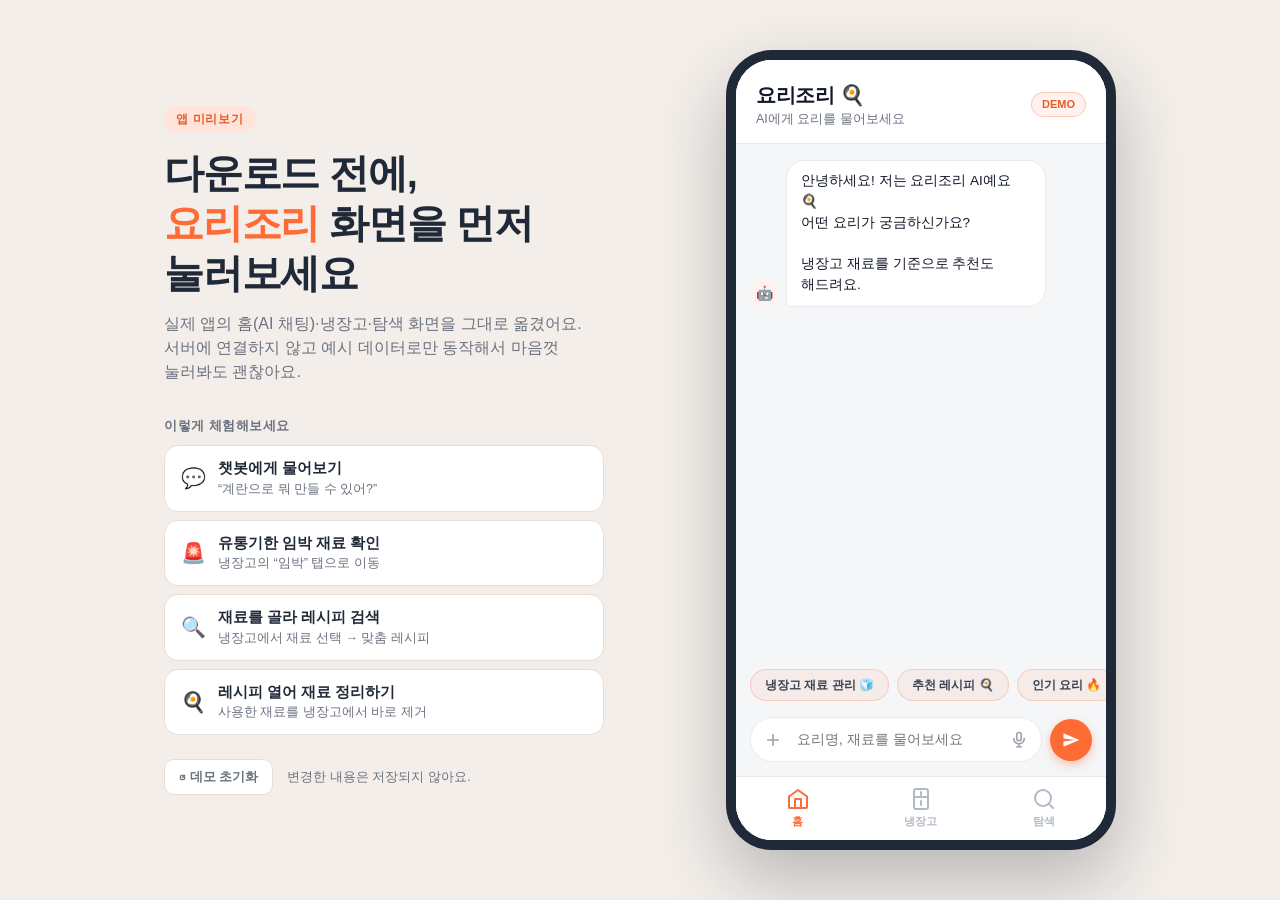
<file: demo/yorijori/index.html>
<!DOCTYPE html>
<html lang="ko">
<head>
  <meta charset="UTF-8" />
  <meta name="viewport" content="width=device-width, initial-scale=1.0" />
  <meta name="theme-color" content="#FF6B35" />
  <meta name="description" content="요리조리 앱의 홈·냉장고·탐색 화면을 서버 연결 없이 직접 눌러볼 수 있는 미리보기 데모." />
  <title>요리조리 미리보기</title>
  <style>
    /* =========================================
       Tokens — 앱 화면(--c-*)은 실제 앱처럼 라이트 고정, 바깥 페이지(--p-*)만 다크 대응
       ========================================= */
    :root {
      --p-bg: #F3EEE9;
      --p-text: #1F2937;
      --p-sub: #6B7280;
      --p-card: #FFFFFF;
      --p-border: #E7DED6;

      --c-primary: #FF6B35;
      --c-primary-dark: #E85A26;
      --c-primary-lt: #FFF2EE;
      --c-bg: #F5F6F8;
      --c-surface: #FFFFFF;
      --c-border: #E8EAED;
      --c-text: #111827;
      --c-sub: #6B7280;
      --c-muted: #9CA3AF;
      --c-danger: #DC2626;
      --c-warn: #EA580C;
      --c-ok: #16A34A;
      --nav-h: 64px;
    }
    @media (prefers-color-scheme: dark) {
      :root {
        --p-bg: #14110F;
        --p-text: #F3F4F6;
        --p-sub: #A8A29E;
        --p-card: #1E1A17;
        --p-border: #332C27;
      }
    }

    *, *::before, *::after { box-sizing: border-box; margin: 0; padding: 0; -webkit-tap-highlight-color: transparent; }
    html, body { min-height: 100%; }
    body {
      font-family: -apple-system, BlinkMacSystemFont, "Segoe UI", "Pretendard", "Noto Sans KR", "Malgun Gothic", sans-serif;
      background: var(--p-bg);
      color: var(--p-text);
      -webkit-font-smoothing: antialiased;
      line-height: 1.5;
    }
    button { font: inherit; color: inherit; cursor: pointer; background: none; border: 0; }
    input { font: inherit; color: inherit; }
    button:focus-visible, input:focus-visible, select:focus-visible { outline: 2px solid var(--c-primary); outline-offset: 2px; }

    /* =========================================
       바깥 페이지 (소개 + 기기 프레임)
       ========================================= */
    .stage {
      max-width: 1000px; margin: 0 auto; padding: 32px 24px;
      min-height: 100dvh;
      display: grid; grid-template-columns: 1fr auto; gap: 56px; align-items: center;
    }
    .eyebrow {
      display: inline-block; font-size: 12px; font-weight: 800; letter-spacing: .06em;
      color: var(--c-primary-dark); background: #FFE4D9; padding: 4px 12px; border-radius: 999px; margin-bottom: 16px;
    }
    @media (prefers-color-scheme: dark) { .eyebrow { background: #3A2318; color: #FF9A70; } }
    .intro h1, .intro > p { word-break: keep-all; }
    .intro h1 { font-size: clamp(28px, 4vw, 40px); line-height: 1.25; letter-spacing: -.03em; margin-bottom: 14px; }
    .intro h1 em { font-style: normal; color: var(--c-primary); }
    .intro > p { color: var(--p-sub); font-size: 16px; max-width: 440px; }
    .try { margin-top: 32px; }
    .try h2 { font-size: 13px; font-weight: 700; color: var(--p-sub); letter-spacing: .04em; margin-bottom: 10px; }
    .try ul { list-style: none; display: grid; gap: 8px; max-width: 440px; }
    .try button {
      width: 100%; display: flex; align-items: center; gap: 12px; text-align: left;
      padding: 12px 16px; border-radius: 14px; background: var(--p-card); border: 1px solid var(--p-border);
      font-size: 14.5px; font-weight: 600; transition: border-color .15s, transform .15s;
    }
    .try button:hover { border-color: var(--c-primary); transform: translateX(3px); }
    .try .ico { font-size: 20px; }
    .try small { display: block; font-weight: 400; color: var(--p-sub); font-size: 12.5px; }
    .intro-foot { margin-top: 24px; display: flex; align-items: center; gap: 14px; font-size: 13px; color: var(--p-sub); }
    .reset-btn { padding: 7px 14px; border-radius: 10px; border: 1px solid var(--p-border); background: var(--p-card); font-size: 13px; font-weight: 600; }
    .reset-btn:hover { border-color: var(--c-primary); color: var(--c-primary); }

    .device {
      position: relative; overflow: hidden;
      width: 390px; height: min(800px, calc(100dvh - 48px)); min-height: 640px;
      border: 10px solid #1F2937; border-radius: 46px;
      box-shadow: 0 30px 70px rgba(31, 41, 55, .28);
      background: var(--c-bg);
    }
    @media (max-width: 900px) {
      .stage { grid-template-columns: 1fr; gap: 32px; justify-items: center; text-align: center; }
      .intro > p, .try ul { margin-inline: auto; }
      .intro-foot { justify-content: center; }
    }
    @media (max-width: 520px) {
      .stage { display: block; padding: 0; min-height: 0; }
      .intro { display: none; }
      .device { width: 100%; height: 100dvh; min-height: 0; border: 0; border-radius: 0; box-shadow: none; }
    }

    /* =========================================
       앱 화면
       ========================================= */
    .screen { position: absolute; inset: 0; display: flex; flex-direction: column; background: var(--c-bg); color: var(--c-text); font-size: 15px; text-align: left; }
    .pages { flex: 1; position: relative; overflow: hidden; }
    .page { position: absolute; inset: 0; overflow-x: hidden; overflow-y: auto; overscroll-behavior: contain; display: none; scrollbar-width: thin; }
    .page.active { display: block; animation: pageIn .22s ease; }
    #page-home.active { display: flex; flex-direction: column; }
    @keyframes pageIn { from { opacity: 0; transform: translateY(8px); } to { opacity: 1; transform: none; } }

    .page-header {
      position: sticky; top: 0; z-index: 3; background: var(--c-surface); border-bottom: 1px solid var(--c-border);
      padding: 20px 20px 14px;
    }
    #page-home .page-header { position: static; flex-shrink: 0; }
    .header-row { display: flex; align-items: center; justify-content: space-between; gap: 10px; }
    .app-title { font-size: 20px; font-weight: 800; letter-spacing: -.02em; }
    .app-sub { font-size: 12.5px; color: var(--c-sub); }
    .demo-pill { font-size: 11px; font-weight: 800; color: var(--c-primary-dark); background: var(--c-primary-lt); border: 1px solid rgba(255,107,53,.3); padding: 3px 10px; border-radius: 999px; }
    .icon-btn { width: 36px; height: 36px; border-radius: 50%; display: grid; place-items: center; color: var(--c-sub); }
    .icon-btn:hover { background: var(--c-bg); }
    .icon-btn svg { width: 20px; height: 20px; }
    .result-count { font-size: 12px; color: var(--c-muted); }

    /* ── 채팅 ── */
    .chat-messages { flex: 1; overflow-y: auto; scrollbar-width: thin; padding: 16px 14px; display: flex; flex-direction: column; gap: 12px; }
    .chat-msg { display: flex; align-items: flex-end; gap: 8px; animation: msgIn .2s ease; }
    @keyframes msgIn { from { opacity: 0; transform: translateY(8px); } to { opacity: 1; transform: none; } }
    .chat-user { justify-content: flex-end; }
    .chat-avatar { width: 28px; height: 28px; border-radius: 50%; background: var(--c-primary-lt); display: grid; place-items: center; font-size: 14px; flex-shrink: 0; }
    .chat-col { display: flex; flex-direction: column; gap: 6px; max-width: 76%; align-items: flex-start; }
    .chat-bubble { padding: 10px 14px; border-radius: 18px; font-size: 13.5px; line-height: 1.55; word-break: keep-all; white-space: pre-line; }
    .chat-ai .chat-bubble { background: var(--c-surface); border: 1px solid var(--c-border); border-bottom-left-radius: 5px; }
    .chat-user .chat-bubble { background: var(--c-primary); color: #fff; border-top-right-radius: 5px; max-width: 76%; }
    .chat-links { display: flex; flex-wrap: wrap; gap: 6px; }
    .chat-link { padding: 5px 11px; border-radius: 999px; border: 1px solid rgba(255,107,53,.4); background: var(--c-primary-lt); color: var(--c-primary-dark); font-size: 12px; font-weight: 700; }
    .chat-link:hover { background: var(--c-primary); color: #fff; }
    .typing-dots { display: flex; gap: 5px; align-items: center; padding: 14px 16px; }
    .typing-dots span { width: 6px; height: 6px; border-radius: 50%; background: var(--c-muted); animation: pulse 1.1s infinite ease-in-out; }
    .typing-dots span:nth-child(2) { animation-delay: .18s; } .typing-dots span:nth-child(3) { animation-delay: .36s; }
    @keyframes pulse { 0%, 60%, 100% { opacity: .25; transform: scale(.75); } 30% { opacity: 1; transform: scale(1); } }

    .chip-row { display: flex; align-items: center; gap: 8px; padding: 6px 14px 8px; overflow-x: auto; scrollbar-width: none; flex-shrink: 0; }
    .chip-row::-webkit-scrollbar { display: none; }
    .chip-row[hidden] { display: none; }
    .quick-chip { flex-shrink: 0; padding: 6px 14px; border-radius: 999px; border: 1px solid rgba(255,107,53,.25); background: rgba(255,107,53,.07); color: #374151; font-size: 12px; font-weight: 600; white-space: nowrap; }
    .quick-chip:hover { background: rgba(255,107,53,.14); }
    .quick-chip.on { background: var(--c-primary); border-color: var(--c-primary); color: #fff; }
    .quick-chip.go { background: var(--c-text); border-color: var(--c-text); color: #fff; }
    .quick-chip:disabled { opacity: .4; cursor: default; }

    .chat-input-bar { position: relative; flex-shrink: 0; display: flex; align-items: center; gap: 8px; padding: 8px 14px 14px; background: var(--c-bg); }
    .chat-input-wrap { flex: 1; display: flex; align-items: center; gap: 4px; background: var(--c-surface); border: 1.5px solid var(--c-border); border-radius: 999px; padding: 3px 6px; }
    .chat-input-wrap:focus-within { border-color: var(--c-primary); }
    .chat-input-field:focus-visible, .search-input:focus-visible { outline: 0; }
    .chat-input-field { flex: 1; min-width: 0; border: 0; outline: 0; background: transparent; font-size: 14px; padding: 8px 4px; }
    .chat-attach-btn, .chat-mic-btn { width: 32px; height: 32px; border-radius: 50%; display: grid; place-items: center; color: var(--c-muted); flex-shrink: 0; }
    .chat-attach-btn svg, .chat-mic-btn svg { width: 18px; height: 18px; }
    .chat-attach-btn.active { color: var(--c-primary); background: var(--c-primary-lt); }
    .chat-send-btn { width: 42px; height: 42px; border-radius: 50%; background: var(--c-primary); color: #fff; display: grid; place-items: center; flex-shrink: 0; box-shadow: 0 4px 10px rgba(255,107,53,.35); }
    .chat-send-btn:disabled { opacity: .5; cursor: default; }
    .chat-send-btn svg { width: 18px; height: 18px; }
    .chat-action-menu { position: absolute; left: 14px; bottom: 62px; background: var(--c-surface); border: 1px solid var(--c-border); border-radius: 14px; box-shadow: 0 8px 24px rgba(0,0,0,.14); padding: 6px; display: none; z-index: 4; }
    .chat-action-menu.open { display: block; }
    .chat-action-item { display: flex; align-items: center; gap: 10px; width: 100%; padding: 10px 14px; border-radius: 10px; font-size: 13.5px; font-weight: 600; white-space: nowrap; }
    .chat-action-item:hover { background: var(--c-primary-lt); }
    .chat-action-item svg { width: 18px; height: 18px; color: var(--c-primary); }

    /* ── 냉장고 ── */
    .section-block { padding: 16px; }
    .fridge-card { background: var(--c-surface); border: 1px solid rgba(255,107,53,.35); border-radius: 16px; box-shadow: 0 2px 10px rgba(0,0,0,.06); overflow: hidden; }
    .fridge-card-header { display: flex; align-items: center; gap: 8px; padding: 14px 14px; background: var(--c-bg); border-bottom: 1px solid var(--c-border); }
    .fridge-card-title { font-size: 15px; font-weight: 800; flex: 1; min-width: 0; }
    .fridge-add-btn { display: inline-flex; align-items: center; gap: 4px; padding: 5px 10px; border-radius: 999px; border: 1.5px solid var(--c-primary); background: var(--c-primary-lt); color: var(--c-primary); font-size: 11px; font-weight: 800; white-space: nowrap; }
    .fridge-add-btn:hover { background: var(--c-primary); color: #fff; }
    .fridge-tab-bar { display: flex; gap: 8px; padding: 12px 14px; overflow-x: auto; scrollbar-width: none; border-bottom: 1px solid var(--c-border); }
    .fridge-tab-bar::-webkit-scrollbar { display: none; }
    .fridge-tab { flex-shrink: 0; padding: 6px 14px; border-radius: 999px; border: 1.5px solid var(--c-border); color: var(--c-muted); font-size: 13px; font-weight: 600; white-space: nowrap; }
    .fridge-tab:hover:not(.active) { border-color: var(--c-primary); color: var(--c-primary); background: var(--c-primary-lt); }
    .fridge-tab.active { background: var(--c-primary); border-color: var(--c-primary); color: #fff; }
    .fridge-tab.urgent { border-color: #FCA5A5; color: var(--c-danger); }
    .fridge-tab.urgent.active { background: var(--c-danger); border-color: var(--c-danger); color: #fff; }
    .fridge-tab .n { font-size: 11px; opacity: .8; margin-left: 3px; }

    .group-head { display: flex; align-items: center; gap: 8px; padding: 14px 16px 6px; font-size: 12.5px; font-weight: 800; color: var(--c-sub); }
    .group-head i { width: 8px; height: 8px; border-radius: 50%; }
    .group-head span { font-weight: 600; color: var(--c-muted); }
    .ingr-row { display: flex; align-items: center; gap: 10px; padding: 10px 16px; border-bottom: 1px solid var(--c-bg); }
    .ingr-row:last-child { border-bottom: 0; }
    .ingr-check { width: 22px; height: 22px; border-radius: 50%; border: 2px solid var(--c-border); display: grid; place-items: center; flex-shrink: 0; color: transparent; font-size: 12px; font-weight: 900; }
    .ingr-check.on { background: var(--c-primary); border-color: var(--c-primary); color: #fff; }
    .ingr-main { flex: 1; min-width: 0; display: flex; align-items: center; gap: 10px; text-align: left; }
    .ingr-emoji { width: 40px; height: 40px; border-radius: 12px; background: var(--c-bg); display: grid; place-items: center; font-size: 22px; flex-shrink: 0; }
    .ingr-name { font-size: 14.5px; font-weight: 700; }
    .ingr-name b { font-size: 12px; color: var(--c-primary); margin-left: 4px; }
    .ingr-exp { font-size: 12px; color: var(--c-muted); }
    .ingr-exp.warning { color: var(--c-warn); font-weight: 700; }
    .ingr-exp.expired { color: var(--c-danger); font-weight: 700; }
    .ingr-del { width: 28px; height: 28px; border-radius: 8px; color: var(--c-muted); font-size: 16px; display: grid; place-items: center; }
    .ingr-del:hover { background: #FEE2E2; color: var(--c-danger); }

    .empty-state { text-align: center; padding: 44px 24px; }
    .empty-state .ic { font-size: 40px; margin-bottom: 8px; }
    .empty-state b { display: block; font-size: 15px; margin-bottom: 4px; }
    .empty-state p { font-size: 13px; color: var(--c-sub); }

    .float-btn { position: absolute; left: 50%; bottom: calc(var(--nav-h) + 14px); transform: translateX(-50%); z-index: 6; padding: 12px 22px; border-radius: 999px; background: var(--c-primary); color: #fff; font-size: 14px; font-weight: 800; box-shadow: 0 8px 20px rgba(255,107,53,.45); white-space: nowrap; animation: pop .2s ease; }
    .float-btn[hidden] { display: none; }
    @keyframes pop { from { opacity: 0; transform: translate(-50%, 10px); } to { opacity: 1; transform: translate(-50%, 0); } }

    /* ── 탐색 ── */
    .search-wrap { display: none; padding: 10px 16px; background: var(--c-surface); border-bottom: 1px solid var(--c-border); }
    .search-wrap.open { display: block; }
    .search-input { width: 100%; padding: 10px 14px; border-radius: 12px; border: 1.5px solid var(--c-border); background: var(--c-bg); font-size: 14px; outline: 0; }
    .search-input:focus { border-color: var(--c-primary); }
    .category-chips { display: flex; gap: 8px; padding: 12px 16px; overflow-x: auto; scrollbar-width: none; }
    .category-chips::-webkit-scrollbar { display: none; }
    .category-chip { flex-shrink: 0; padding: 6px 14px; border-radius: 999px; background: var(--c-surface); border: 1.5px solid var(--c-border); color: var(--c-sub); font-size: 13px; font-weight: 600; white-space: nowrap; }
    .category-chip.active { background: var(--c-primary); border-color: var(--c-primary); color: #fff; }
    .section-title { font-size: 15px; font-weight: 800; padding: 6px 16px 0; }
    .strip { display: flex; gap: 12px; overflow-x: auto; padding: 10px 16px 14px; scrollbar-width: none; }
    .strip::-webkit-scrollbar { display: none; }
    .reco-card { flex: 0 0 148px; background: var(--c-surface); border: 1px solid var(--c-border); border-radius: 16px; overflow: hidden; text-align: left; box-shadow: 0 2px 10px rgba(0,0,0,.05); transition: transform .15s; }
    .reco-card:hover { transform: translateY(-3px); }
    .reco-visual { position: relative; height: 84px; display: grid; place-items: center; font-size: 42px; }
    .rank { position: absolute; left: 8px; top: 8px; width: 22px; height: 22px; border-radius: 50%; background: var(--c-text); color: #fff; font-size: 12px; font-weight: 800; display: grid; place-items: center; }
    .reco-info { padding: 10px 12px 12px; }
    .reco-name { font-size: 13.5px; font-weight: 800; white-space: nowrap; overflow: hidden; text-overflow: ellipsis; }
    .reco-meta { font-size: 12px; color: var(--c-ok); font-weight: 700; margin-top: 2px; }
    .reco-meta.trend { color: var(--c-primary); }
    .reco-hint { font-size: 11px; color: var(--c-muted); margin-top: 2px; white-space: nowrap; overflow: hidden; text-overflow: ellipsis; }
    .filter-banner { margin: 4px 16px 8px; padding: 12px 14px; border-radius: 14px; background: var(--c-primary-lt); border: 1px solid rgba(255,107,53,.3); }
    .filter-banner-head { display: flex; justify-content: space-between; align-items: center; gap: 8px; font-size: 13px; font-weight: 800; color: var(--c-primary-dark); }
    .filter-clear { font-size: 12px; color: var(--c-sub); font-weight: 600; }
    .filter-chips { display: flex; flex-wrap: wrap; gap: 6px; margin-top: 8px; }
    .filter-chips span { padding: 3px 10px; border-radius: 999px; background: var(--c-primary); color: #fff; font-size: 12px; font-weight: 700; }
    .explore-list { padding: 4px 16px 24px; display: grid; grid-template-columns: minmax(0, 1fr); gap: 12px; }
    .explore-card { display: flex; gap: 12px; padding: 12px; background: var(--c-surface); border: 1px solid var(--c-border); border-radius: 16px; text-align: left; width: 100%; box-shadow: 0 2px 10px rgba(0,0,0,.04); position: relative; }
    .explore-card:hover { border-color: rgba(255,107,53,.5); }
    .card-thumb { width: 68px; height: 68px; border-radius: 14px; display: grid; place-items: center; font-size: 34px; flex-shrink: 0; }
    .card-body { flex: 1; min-width: 0; padding-right: 26px; }
    .card-name { font-size: 15px; font-weight: 800; display: flex; align-items: baseline; gap: 6px; flex-wrap: wrap; }
    .card-rating { font-size: 12px; color: #D97706; font-weight: 700; }
    .card-ingr { font-size: 12px; color: var(--c-sub); margin: 2px 0 6px; white-space: nowrap; overflow: hidden; text-overflow: ellipsis; }
    .badges { display: flex; gap: 6px; flex-wrap: wrap; }
    .badge { font-size: 11px; font-weight: 700; padding: 2px 8px; border-radius: 999px; background: var(--c-bg); color: var(--c-sub); }
    .badge.have { background: #DCFCE7; color: #15803D; }
    .heart { position: absolute; right: 8px; top: 8px; width: 30px; height: 30px; border-radius: 50%; display: grid; place-items: center; font-size: 17px; color: var(--c-muted); }
    .heart.on { color: #EF4444; }
    .heart:hover { background: var(--c-bg); }
    .reco-visual .heart { background: rgba(255,255,255,.7); width: 26px; height: 26px; font-size: 14px; right: 6px; top: 6px; }

    /* ── 하단 네비 ── */
    .bottom-nav { height: var(--nav-h); flex-shrink: 0; display: flex; background: var(--c-surface); border-top: 1px solid var(--c-border); z-index: 5; }
    .nav-item { flex: 1; display: flex; flex-direction: column; align-items: center; justify-content: center; gap: 2px; color: #B0BAC6; font-size: 11px; font-weight: 700; }
    .nav-item svg { width: 24px; height: 24px; }
    .nav-item.active { color: var(--c-primary); }

    /* ── 바텀시트 ── */
    .overlay { position: absolute; inset: 0; z-index: 20; background: rgba(0,0,0,.45); opacity: 0; pointer-events: none; transition: opacity .2s; display: flex; align-items: flex-end; }
    .overlay.open { opacity: 1; pointer-events: auto; }
    .sheet { width: 100%; max-height: 92%; overflow-y: auto; scrollbar-width: thin; background: var(--c-surface); border-radius: 22px 22px 0 0; padding: 10px 20px 22px; transform: translateY(30px); transition: transform .25s ease; position: relative; }
    .overlay.open .sheet { transform: none; }
    .sheet.tall { height: 92%; }
    .handle { width: 40px; height: 4px; border-radius: 4px; background: var(--c-border); margin: 0 auto 12px; }
    .sheet-close { position: absolute; right: 14px; top: 14px; width: 32px; height: 32px; border-radius: 50%; background: rgba(255,255,255,.85); display: grid; place-items: center; color: var(--c-sub); font-size: 14px; z-index: 2; box-shadow: 0 1px 4px rgba(0,0,0,.12); }
    .sheet-title { font-size: 16px; font-weight: 800; margin-bottom: 12px; }
    .sheet-head { display: flex; align-items: center; gap: 12px; margin-bottom: 16px; }
    .sheet-head .em { font-size: 34px; }
    .sheet-head b { font-size: 17px; display: block; }
    .sheet-head span { font-size: 12.5px; color: var(--c-sub); }
    .row-label { font-size: 13px; font-weight: 800; margin-bottom: 8px; display: block; }
    .stepper { display: inline-flex; align-items: center; gap: 14px; margin-bottom: 16px; }
    .stepper button { width: 34px; height: 34px; border-radius: 10px; border: 1.5px solid var(--c-border); font-size: 18px; font-weight: 700; }
    .stepper button:hover { border-color: var(--c-primary); color: var(--c-primary); }
    .stepper output { min-width: 26px; text-align: center; font-size: 17px; font-weight: 800; }
    .date-input { width: 100%; padding: 10px 12px; border-radius: 12px; border: 1.5px solid var(--c-border); background: var(--c-surface); font-size: 14px; margin-bottom: 8px; }
    .shortcuts { display: flex; gap: 8px; margin-bottom: 18px; }
    .shortcuts button { flex: 1; padding: 7px 0; border-radius: 10px; background: var(--c-primary-lt); color: var(--c-primary-dark); font-size: 12.5px; font-weight: 800; border: 1px solid rgba(255,107,53,.25); }
    .shortcuts button:hover { background: var(--c-primary); color: #fff; }
    .actions { display: flex; gap: 10px; }
    .btn-secondary { padding: 0 20px; height: 48px; border-radius: 14px; background: var(--c-bg); font-weight: 700; color: var(--c-sub); }
    .btn-primary { flex: 1; height: 48px; border-radius: 14px; background: var(--c-primary); color: #fff; font-weight: 800; font-size: 15px; box-shadow: 0 4px 12px rgba(255,107,53,.3); }
    .btn-primary:disabled { opacity: .45; box-shadow: none; cursor: default; }

    .catalog { display: grid; grid-template-columns: repeat(4, 1fr); gap: 8px; margin: 10px 0 16px; }
    .catalog button { display: flex; flex-direction: column; align-items: center; gap: 2px; padding: 10px 2px; border-radius: 14px; border: 1.5px solid var(--c-border); font-size: 12px; font-weight: 700; text-align: center; word-break: keep-all; }
    .catalog button span { font-size: 24px; }
    .catalog button:hover { border-color: var(--c-primary); }
    .catalog button.on { border-color: var(--c-primary); background: var(--c-primary-lt); color: var(--c-primary-dark); }
    .sheet .tabs { display: flex; gap: 6px; overflow-x: auto; scrollbar-width: none; margin-top: 10px; }
    .sheet .tabs::-webkit-scrollbar { display: none; }
    .sheet .tabs button { flex-shrink: 0; padding: 5px 12px; border-radius: 999px; border: 1.5px solid var(--c-border); font-size: 12px; font-weight: 700; color: var(--c-sub); }
    .sheet .tabs button.active { background: var(--c-primary); border-color: var(--c-primary); color: #fff; }

    /* 레시피 모달 */
    .rm-hero { margin: -10px -20px 14px; height: 150px; display: grid; place-items: center; font-size: 72px; }
    .rm-name { font-size: 21px; font-weight: 800; letter-spacing: -.02em; }
    .rm-sub { display: flex; align-items: center; gap: 10px; flex-wrap: wrap; margin: 6px 0 12px; font-size: 13px; color: var(--c-sub); }
    .rm-sub .card-rating { font-size: 13px; }
    .rm-section { margin-top: 20px; }
    .rm-section h3 { font-size: 15px; font-weight: 800; margin-bottom: 10px; display: flex; align-items: center; justify-content: space-between; }
    .rm-section h3 small { font-size: 12px; font-weight: 700; color: var(--c-ok); }
    .pill-list { display: flex; flex-wrap: wrap; gap: 6px; }
    .pill { padding: 5px 12px; border-radius: 999px; font-size: 13px; font-weight: 600; background: var(--c-bg); color: var(--c-muted); border: 1px solid var(--c-border); }
    .pill.have { background: #DCFCE7; color: #15803D; border-color: #BBF7D0; }
    .pill.have::before { content: "✓ "; }
    .use-box { margin-top: 12px; padding: 12px; border-radius: 14px; border: 1.5px dashed rgba(255,107,53,.45); background: var(--c-primary-lt); }
    .use-box p { font-size: 12.5px; color: var(--c-sub); margin-bottom: 8px; }
    .use-box .quick-chip { background: var(--c-surface); }
    .use-box .btn-primary { margin-top: 10px; width: 100%; height: 42px; font-size: 13.5px; }
    .steps { list-style: none; display: grid; gap: 12px; counter-reset: s; }
    .steps li { counter-increment: s; display: flex; gap: 12px; font-size: 14px; line-height: 1.55; }
    .steps li::before { content: counter(s); flex-shrink: 0; width: 26px; height: 26px; border-radius: 50%; background: var(--c-primary); color: #fff; font-size: 13px; font-weight: 800; display: grid; place-items: center; }
    .yt { display: block; width: 100%; text-align: left; border-radius: 14px; overflow: hidden; border: 1px solid var(--c-border); }
    .yt-thumb { height: 120px; background: linear-gradient(135deg, #1F2937, #374151); display: grid; place-items: center; }
    .yt-thumb i { width: 48px; height: 34px; border-radius: 10px; background: #EF4444; position: relative; }
    .yt-thumb i::after { content: ""; position: absolute; left: 19px; top: 9px; border-left: 12px solid #fff; border-top: 8px solid transparent; border-bottom: 8px solid transparent; }
    .yt-title { padding: 10px 12px; font-size: 13px; font-weight: 700; }
    .yt-title small { display: block; color: var(--c-muted); font-weight: 500; margin-top: 2px; }
    .review { padding: 12px 0; border-bottom: 1px solid var(--c-bg); display: flex; gap: 12px; }
    .review:last-child { border-bottom: 0; }
    .review-photo { width: 52px; height: 52px; border-radius: 12px; display: grid; place-items: center; font-size: 26px; flex-shrink: 0; }
    .review b { font-size: 13px; }
    .review .stars { font-size: 12px; color: #D97706; margin-left: 6px; }
    .review p { font-size: 13px; color: var(--c-sub); margin-top: 2px; }

    .toast { position: absolute; left: 50%; bottom: calc(var(--nav-h) + 70px); transform: translate(-50%, 8px); z-index: 30; background: rgba(17,24,39,.92); color: #fff; padding: 10px 18px; border-radius: 999px; font-size: 13px; font-weight: 600; opacity: 0; pointer-events: none; transition: opacity .2s, transform .2s; max-width: 86%; text-align: center; }
    .toast.show { opacity: 1; transform: translate(-50%, 0); }

    @media (prefers-reduced-motion: reduce) {
      *, *::before, *::after { animation: none !important; transition: none !important; }
    }
  </style>
</head>
<body>

<div class="stage">

  <!-- ===== 소개 ===== -->
  <aside class="intro">
    <span class="eyebrow">앱 미리보기</span>
    <h1>다운로드 전에,<br><em>요리조리</em> 화면을 먼저 눌러보세요</h1>
    <p>실제 앱의 홈(AI 채팅)·냉장고·탐색 화면을 그대로 옮겼어요. 서버에 연결하지 않고 예시 데이터로만 동작해서 마음껏 눌러봐도 괜찮아요.</p>

    <div class="try">
      <h2>이렇게 체험해보세요</h2>
      <ul>
        <li><button type="button" data-try="chat"><span class="ico">💬</span><span>챗봇에게 물어보기<small>“계란으로 뭐 만들 수 있어?”</small></span></button></li>
        <li><button type="button" data-try="urgent"><span class="ico">🚨</span><span>유통기한 임박 재료 확인<small>냉장고의 “임박” 탭으로 이동</small></span></button></li>
        <li><button type="button" data-try="select"><span class="ico">🔍</span><span>재료를 골라 레시피 검색<small>냉장고에서 재료 선택 → 맞춤 레시피</small></span></button></li>
        <li><button type="button" data-try="recipe"><span class="ico">🍳</span><span>레시피 열어 재료 정리하기<small>사용한 재료를 냉장고에서 바로 제거</small></span></button></li>
      </ul>
    </div>

    <div class="intro-foot">
      <button type="button" class="reset-btn" id="reset-btn">↺ 데모 초기화</button>
      <span>변경한 내용은 저장되지 않아요.</span>
    </div>
  </aside>

  <!-- ===== 기기 프레임 ===== -->
  <main class="device" aria-label="요리조리 앱 미리보기">
    <div class="screen" id="screen">

      <div class="pages">

        <!-- 홈 -->
        <section id="page-home" class="page active" aria-label="홈">
          <header class="page-header">
            <div class="header-row">
              <div>
                <h1 class="app-title">요리조리 🍳</h1>
                <p class="app-sub">AI에게 요리를 물어보세요</p>
              </div>
              <span class="demo-pill">DEMO</span>
            </div>
          </header>

          <div id="chat-messages" class="chat-messages" aria-live="polite"></div>

          <div id="ingredient-chips" class="chip-row" hidden></div>
          <div id="quick-chips" class="chip-row">
            <button type="button" class="quick-chip" data-text="냉장고 재료 관리 🧊">냉장고 재료 관리 🧊</button>
            <button type="button" class="quick-chip" data-text="추천 레시피 🍳">추천 레시피 🍳</button>
            <button type="button" class="quick-chip" data-text="인기 요리 🔥">인기 요리 🔥</button>
          </div>

          <div class="chat-input-bar">
            <div class="chat-action-menu" id="chat-action-menu">
              <button type="button" class="chat-action-item" id="action-photo">
                <svg viewBox="0 0 24 24" fill="none" stroke="currentColor" stroke-width="2" stroke-linecap="round" stroke-linejoin="round"><path d="M23 19a2 2 0 0 1-2 2H3a2 2 0 0 1-2-2V8a2 2 0 0 1 2-2h4l2-3h6l2 3h4a2 2 0 0 1 2 2z"/><circle cx="12" cy="13" r="4"/></svg>
                사진 업로드
              </button>
              <button type="button" class="chat-action-item" id="action-ingredients">
                <svg viewBox="0 0 24 24" fill="none" stroke="currentColor" stroke-width="2" stroke-linecap="round" stroke-linejoin="round"><rect x="4" y="2" width="16" height="20" rx="2"/><line x1="4" y1="10" x2="20" y2="10"/><line x1="9" y1="5" x2="9" y2="9"/><line x1="9" y1="14" x2="9" y2="18"/></svg>
                재료 사용
              </button>
            </div>
            <div class="chat-input-wrap">
              <button type="button" class="chat-attach-btn" id="chat-attach-btn" aria-label="액션 메뉴 열기">
                <svg viewBox="0 0 24 24" fill="none" stroke="currentColor" stroke-width="2.2" stroke-linecap="round" stroke-linejoin="round"><line x1="12" y1="5" x2="12" y2="19"/><line x1="5" y1="12" x2="19" y2="12"/></svg>
              </button>
              <input id="chat-input" class="chat-input-field" type="text" placeholder="요리명, 재료를 물어보세요" autocomplete="off" />
              <button type="button" class="chat-mic-btn" id="chat-mic-btn" aria-label="음성 인식">
                <svg viewBox="0 0 24 24" fill="none" stroke="currentColor" stroke-width="2.2" stroke-linecap="round" stroke-linejoin="round"><rect x="9" y="2" width="6" height="11" rx="3"/><path d="M5 10a7 7 0 0 0 14 0"/><line x1="12" y1="17" x2="12" y2="21"/><line x1="9" y1="21" x2="15" y2="21"/></svg>
              </button>
            </div>
            <button type="button" id="chat-send-btn" class="chat-send-btn" aria-label="전송">
              <svg viewBox="0 0 24 24" fill="currentColor"><path d="M2.01 21L23 12 2.01 3 2 10l15 2-15 2z"/></svg>
            </button>
          </div>
        </section>

        <!-- 냉장고 -->
        <section id="page-fridge" class="page" aria-label="냉장고 관리">
          <div class="section-block">
            <div class="fridge-card">
              <div class="fridge-card-header">
                <span style="font-size:20px">🧊</span>
                <span class="fridge-card-title">냉장고</span>
                <button type="button" class="fridge-add-btn" id="add-conv-btn">＋ 편의점 추가</button>
                <button type="button" class="fridge-add-btn" id="add-ingr-btn">＋ 재료 추가</button>
              </div>
              <div class="fridge-tab-bar" id="fridge-tabs" role="tablist" aria-label="카테고리 필터"></div>
              <div id="fridge-content"></div>
            </div>
          </div>
        </section>

        <!-- 탐색 -->
        <section id="page-explore" class="page" aria-label="레시피 탐색">
          <header class="page-header">
            <div class="header-row">
              <h1 class="app-title">레시피 탐색</h1>
              <div style="display:flex;align-items:center;gap:4px">
                <span id="result-count" class="result-count"></span>
                <button type="button" class="icon-btn" id="explore-search-btn" aria-label="검색">
                  <svg viewBox="0 0 24 24" fill="none" stroke="currentColor" stroke-width="2" stroke-linecap="round" stroke-linejoin="round"><circle cx="11" cy="11" r="8"/><line x1="21" y1="21" x2="16.65" y2="16.65"/></svg>
                </button>
              </div>
            </div>
          </header>
          <div class="search-wrap" id="search-wrap">
            <input id="search-input" class="search-input" type="search" placeholder="요리명 또는 재료로 검색" autocomplete="off" />
          </div>
          <div class="category-chips" id="category-chips" role="tablist" aria-label="카테고리 필터"></div>

          <h2 class="section-title">내 재료로 바로 만드는 요리🍳</h2>
          <div class="strip" id="reco-strip"></div>

          <h2 class="section-title">지금 SNS에서 유행하는 레시피 🔥</h2>
          <div class="strip" id="trend-strip"></div>

          <div class="filter-banner" id="filter-banner" hidden></div>
          <div class="explore-list" id="explore-list"></div>
        </section>

      </div>

      <button type="button" class="float-btn" id="recipe-search-btn" hidden>🔍 레시피 검색</button>

      <nav class="bottom-nav" aria-label="하단 네비게이션">
        <button type="button" class="nav-item active" data-page="home" aria-label="홈">
          <svg viewBox="0 0 24 24" fill="none" stroke="currentColor" stroke-width="2" stroke-linecap="round" stroke-linejoin="round"><path d="M3 9.5L12 3l9 6.5V20a1 1 0 0 1-1 1H4a1 1 0 0 1-1-1V9.5z"/><polyline points="9 21 9 12 15 12 15 21"/></svg>
          <span>홈</span>
        </button>
        <button type="button" class="nav-item" data-page="fridge" aria-label="냉장고 관리">
          <svg viewBox="0 0 24 24" fill="none" stroke="currentColor" stroke-width="2" stroke-linecap="round" stroke-linejoin="round"><rect x="5" y="2" width="14" height="20" rx="2"/><line x1="5" y1="10" x2="19" y2="10"/><line x1="12" y1="5" x2="12" y2="8"/><line x1="12" y1="14" x2="12" y2="18"/></svg>
          <span>냉장고</span>
        </button>
        <button type="button" class="nav-item" data-page="explore" aria-label="레시피 탐색">
          <svg viewBox="0 0 24 24" fill="none" stroke="currentColor" stroke-width="2" stroke-linecap="round" stroke-linejoin="round"><circle cx="11" cy="11" r="8"/><line x1="21" y1="21" x2="16.65" y2="16.65"/></svg>
          <span>탐색</span>
        </button>
      </nav>

      <div class="overlay" id="overlay" aria-hidden="true">
        <div class="sheet" id="sheet" role="dialog" aria-modal="true"></div>
      </div>
      <div class="toast" id="toast" role="status"></div>

    </div>
  </main>

</div>

<script>
(() => {
  'use strict';

  /* =========================================
     헬퍼
     ========================================= */
  const $ = (sel, root = document) => root.querySelector(sel);
  const $$ = (sel, root = document) => [...root.querySelectorAll(sel)];

  /** 텍스트는 항상 textContent로 넣어 사용자 입력이 HTML로 해석되지 않게 한다. */
  function h(tag, props, ...kids) {
    const el = document.createElement(tag);
    for (const [k, v] of Object.entries(props || {})) {
      if (v == null || v === false) continue;
      if (k === 'class') el.className = v;
      else if (k === 'style') el.style.cssText = v;
      else if (k.startsWith('on')) el.addEventListener(k.slice(2), v);
      else el.setAttribute(k, v === true ? '' : v);
    }
    for (const kid of kids.flat()) if (kid != null && kid !== false) el.append(kid);
    return el;
  }

  const DAY = 86400000;
  const pad = n => String(n).padStart(2, '0');
  const fmt = d => `${d.getFullYear()}-${pad(d.getMonth() + 1)}-${pad(d.getDate())}`;
  function isoIn(days) {
    const d = new Date(); d.setHours(0, 0, 0, 0); d.setDate(d.getDate() + days); return fmt(d);
  }
  function daysLeft(iso) {
    const [y, m, d] = iso.split('-').map(Number);
    const t = new Date(); t.setHours(0, 0, 0, 0);
    return Math.round((new Date(y, m - 1, d) - t) / DAY);
  }
  function expiryInfo(iso) {
    const diff = daysLeft(iso);
    const [, m, d] = iso.split('-');
    const s = `${+m}/${+d}`;
    if (diff < 0)   return { text: `~ ${s} (만료)`, status: 'expired' };
    if (diff === 0) return { text: `~ ${s} (오늘 만료)`, status: 'expired' };
    if (diff <= 3)  return { text: `~ ${s} (D-${diff})`, status: 'warning' };
    return { text: `~ ${s}`, status: 'ok' };
  }

  /* =========================================
     데이터 (서버 없이 쓰는 예시 데이터)
     ========================================= */
  const CAT = {
    '채소/과일':   { color: '#16A34A', emoji: '🥬', days: 7 },
    '육류/수산':   { color: '#E05454', emoji: '🥩', days: 5 },
    '유제품':      { color: '#3B9EE0', emoji: '🧀', days: 10 },
    '가공/편의점': { color: '#FF6B35', emoji: '🥫', days: 30 },
    '양념':        { color: '#E8A020', emoji: '🫙', days: 180 },
  };
  const CATS = Object.keys(CAT);

  const EMOJI = {
    계란:'🥚', 대파:'🌿', 양파:'🧅', 마늘:'🧄', 감자:'🥔', 당근:'🥕', 배추:'🥬', 고추:'🌶️', 오이:'🥒',
    토마토:'🍅', 버섯:'🍄', 시금치:'🥬', 깻잎:'🌿', 애호박:'🥒', 브로콜리:'🥦', 파프리카:'🫑',
    돼지고기:'🥩', 소고기:'🥩', 닭고기:'🍗', 베이컨:'🥓', 스팸:'🥩', 참치캔:'🥫', 고추참치캔:'🥫',
    어묵:'🍢', 새우:'🦐', 햄:'🥩', 두부:'🫘', '슬라이스 치즈':'🧀', 우유:'🥛', 버터:'🧈',
    밥:'🍚', 라면:'🍜', 컵라면:'🍜', '냉동 만두':'🥟', '냉동 채소':'🥦', '냉동 떡볶이':'🍢',
    부침가루:'🌾', 김:'🍙', 김치:'🥢', '묵은 김치':'🥢', 소금:'🧂', 후추:'🧂', 식용유:'🫗',
  };
  const emojiOf = (name, cat) => EMOJI[name] || (CAT[cat] && CAT[cat].emoji) || '🥘';

  const CATALOG = [
    ['계란','채소/과일'],['대파','채소/과일'],['양파','채소/과일'],['마늘','채소/과일'],['감자','채소/과일'],['당근','채소/과일'],
    ['배추','채소/과일'],['고추','채소/과일'],['오이','채소/과일'],['토마토','채소/과일'],['버섯','채소/과일'],['시금치','채소/과일'],
    ['깻잎','채소/과일'],['애호박','채소/과일'],['브로콜리','채소/과일'],['파프리카','채소/과일'],
    ['돼지고기','육류/수산'],['소고기','육류/수산'],['닭고기','육류/수산'],['베이컨','육류/수산'],['스팸','육류/수산'],['참치캔','육류/수산'],
    ['고추참치캔','육류/수산'],['어묵','육류/수산'],['새우','육류/수산'],['햄','육류/수산'],
    ['두부','유제품'],['슬라이스 치즈','유제품'],['우유','유제품'],['버터','유제품'],
    ['밥','가공/편의점'],['라면','가공/편의점'],['컵라면','가공/편의점'],['냉동 만두','가공/편의점'],['냉동 채소','가공/편의점'],
    ['냉동 떡볶이','가공/편의점'],['부침가루','가공/편의점'],['김','가공/편의점'],['김치','가공/편의점'],['묵은 김치','가공/편의점'],
    ['된장','양념'],['고추장','양념'],['간장','양념'],['소금','양념'],['설탕','양념'],['참기름','양념'],['식용유','양념'],
    ['마요네즈','양념'],['올리고당','양념'],['후추','양념'],
  ].map(([name, cat]) => ({ name, cat }));

  const GRAD = [
    'linear-gradient(135deg,#FFF7ED,#FED7AA)', 'linear-gradient(135deg,#FEF3C7,#FDE68A)',
    'linear-gradient(135deg,#ECFDF5,#BBF7D0)', 'linear-gradient(135deg,#EFF6FF,#BFDBFE)',
    'linear-gradient(135deg,#FFF1F2,#FECDD3)',
  ];

  const RECIPES = [
    { id: 1, emoji: '🍙', name: '참치마요 주먹밥', category: '간편식', time: 10, difficulty: '쉬움', likes: 2418, rating: 4.2,
      ingredients: ['참치캔', '마요네즈', '밥', '김', '소금', '참기름'],
      steps: ['참치캔의 기름을 체에 밭쳐 충분히 빼요.', '그릇에 참치, 마요네즈, 소금을 넣고 잘 섞어요.', '손에 물을 적당히 묻히고 밥을 손바닥에 펴요.', '중앙에 참치마요를 넣고 꼭꼭 쥐어 주먹밥 모양을 만들어요.', '김으로 감싸고 참기름을 한 방울 떨어뜨리면 완성!'],
      yt: '참치마요 주먹밥 만들기 | 초간단 10분 레시피' },
    { id: 2, emoji: '🍜', name: '편의점 라면 나베', category: '편의점 꿀조합', time: 15, difficulty: '쉬움', likes: 1092, rating: 3.9,
      ingredients: ['컵라면', '두부', '계란', '대파', '어묵'],
      steps: ['냄비에 물 500ml를 넣고 센 불로 끓여요.', '어묵과 두부를 한 입 크기로 잘라 넣어요.', '컵라면 면과 스프를 냄비에 넣고 3분 끓여요.', '대파를 어슷 썰어 넣고 계란을 깨뜨려 반숙으로 익혀요.', '뚝배기에 담으면 더욱 분위기 있는 나베 완성!'],
      yt: '편의점 라면 나베 | 간단하지만 진짜 맛있는 혼밥 레시피' },
    { id: 3, emoji: '🍳', name: '냉장고 털이 볶음밥', category: '한식', time: 15, difficulty: '쉬움', likes: 5731, rating: 4.8,
      ingredients: ['밥', '계란', '냉동 채소', '간장', '참기름', '마늘'],
      steps: ['팬을 센 불로 달구고 기름을 두른 뒤 다진 마늘을 볶아요.', '냉동 채소를 넣고 수분이 날아갈 때까지 2분 볶아요.', '찬밥을 넣고 주걱으로 꾹꾹 눌러 가며 덩어리를 풀어요.', '팬 가장자리에 간장을 두르고 빠르게 섞어요.', '한쪽으로 볶음밥을 밀고 계란을 스크램블해 섞어요.', '불을 끄고 참기름을 한 방울 두르면 완성!'],
      yt: '냉장고 털이 볶음밥 | 자투리 재료로 만드는 황금 볶음밥' },
    { id: 4, emoji: '🥚', name: '고추참치 계란말이', category: '한식', time: 15, difficulty: '보통', likes: 847, rating: 3.7,
      ingredients: ['고추참치캔', '계란', '쪽파', '소금', '식용유'],
      steps: ['계란 3개를 그릇에 깨고 소금 한 꼬집을 넣어 잘 풀어요.', '고추참치캔 기름을 빼고 쪽파를 잘게 썰어 계란물에 섞어요.', '팬에 기름을 얇게 두르고 약불로 달구어요.', '계란물의 절반을 붓고 표면이 반 정도 익으면 앞쪽으로 말아요.', '나머지 계란물을 부어 같은 방법으로 말아서 통통한 롤을 만들어요.', '한 김 식힌 후 먹기 좋게 썰면 완성!'],
      yt: '고추참치 계란말이 | 초보도 쉬운 밥도둑 반찬' },
    { id: 5, emoji: '🍱', name: '떡볶이 치즈 덮밥', category: '편의점 꿀조합', time: 10, difficulty: '쉬움', likes: 3256, rating: 4.5,
      ingredients: ['냉동 떡볶이', '밥', '슬라이스 치즈', '마요네즈'],
      steps: ['냉동 떡볶이를 전자레인지 4분 또는 팬에 물 조금 넣어 데워요.', '따뜻한 밥을 그릇에 담고 떡볶이를 듬뿍 올려요.', '슬라이스 치즈를 올리고 전자레인지에 30초 돌려 치즈를 녹여요.', '마요네즈를 지그재그로 뿌리면 완성!'],
      yt: '떡볶이 치즈 덮밥 | 5분 완성 초간편 한 끼' },
    { id: 6, emoji: '🥩', name: '스팸 마늘종 볶음', category: '한식', time: 20, difficulty: '보통', likes: 1604, rating: 4.1,
      ingredients: ['스팸', '마늘종', '고추장', '간장', '올리고당', '참기름'],
      steps: ['스팸을 한 입 크기 직육면체로 잘라요.', '마늘종을 3~4cm 길이로 잘라요.', '팬에 기름을 두르지 않고 스팸을 노릇하게 구워 꺼내요.', '같은 팬에 마늘종을 볶다가 스팸을 다시 넣어요.', '고추장, 간장, 올리고당(1:1:1)을 섞어 소스를 만들어 넣고 볶아요.', '불을 끄고 참기름 한 방울로 마무리하면 완성!'],
      yt: '스팸 마늘종 볶음 | 밥 세 공기 각오하세요' },
    { id: 7, emoji: '🥬', name: '두부 간장 조림', category: '다이어트', time: 20, difficulty: '쉬움', likes: 2973, rating: 4.3,
      ingredients: ['두부', '간장', '설탕', '참기름', '대파', '고춧가루'],
      steps: ['두부를 1.5cm 두께로 썰고 키친타월로 물기를 제거해요.', '팬에 기름을 두르고 중불에서 두부를 앞뒤로 노릇하게 구워요.', '간장 3 : 설탕 1 : 물 3 비율로 양념을 만들어요.', '구운 두부에 양념을 붓고 조려요.', '국물이 반으로 줄면 대파와 고춧가루를 뿌려요.', '참기름 한 방울로 마무리하면 완성!'],
      yt: '두부 간장 조림 | 건강하고 맛있는 기본 반찬' },
    { id: 8, emoji: '🥞', name: '김치 치즈 부침개', category: '한식', time: 20, difficulty: '보통', likes: 4187, rating: 4.6,
      ingredients: ['묵은 김치', '슬라이스 치즈', '부침가루', '계란', '식용유'],
      steps: ['묵은 김치를 잘게 다지고 국물은 꼭 짜요.', '계란 1개, 부침가루 4큰술, 물 3큰술을 넣고 반죽해요.', '반죽에 다진 김치를 넣어 섞어요.', '팬에 기름을 두르고 반죽을 동그랗게 펴서 앞면을 구워요.', '뒤집은 후 슬라이스 치즈를 올리고 뚜껑을 덮어 치즈를 녹여요.', '노릇하게 익으면 접시에 담아 완성!'],
      yt: '김치 치즈 부침개 | 바삭하고 쫄깃한 황금 레시피' },
    { id: 9, emoji: '🥔', name: '감자 베이컨 볶음', category: '양식', time: 25, difficulty: '보통', likes: 623, rating: 3.6,
      ingredients: ['감자', '베이컨', '양파', '버터', '소금', '후추'],
      steps: ['감자 껍질을 벗기고 얇게 슬라이스하거나 채 썰어요.', '양파는 얇게 채 썰고, 베이컨은 2cm 폭으로 잘라요.', '팬에 버터를 녹이고 감자를 중불에서 볶아요.', '감자가 반 정도 익으면 베이컨과 양파를 넣어요.', '소금, 후추로 간하고 감자가 완전히 익을 때까지 볶아요.', '기호에 따라 파슬리를 뿌리면 서양식 감자 볶음 완성!'],
      yt: '감자 베이컨 볶음 | 집에서 만드는 브런치 레시피' },
    { id: 10, emoji: '🍵', name: '삼각김밥 된장국', category: '간편식', time: 10, difficulty: '쉬움', likes: 1341, rating: 4.0,
      ingredients: ['참치 삼각김밥', '된장', '두부', '대파', '멸치다시마'],
      steps: ['냄비에 물 400ml와 멸치다시마를 넣고 5분 끓여 육수를 내요.', '다시마와 멸치를 건져내고 두부를 깍둑 썰어 넣어요.', '된장 1.5큰술을 체에 풀어 넣고 중불로 끓여요.', '대파를 어슷 썰어 넣고 한 번 더 끓이면 된장국 완성.', '삼각김밥을 그릇에 담고 된장국과 함께 먹으면 든든한 한 끼!'],
      yt: '삼각김밥 된장국 | 5분 만에 만드는 따뜻한 한 끼' },
  ].map(r => ({ ...r, grad: GRAD[r.id % GRAD.length] }));
  const recipeById = id => RECIPES.find(r => r.id === id);

  const TRENDS = [
    { id: 3, count: '3,241', tags: ['#오늘뭐먹지', '#간편한식'] },
    { id: 1, count: '2,847', tags: ['#SNS화제', '#냉털볶'] },
    { id: 8, count: '1,923', tags: ['#집밥', '#김치요리'] },
    { id: 5, count: '1,520', tags: ['#편의점요리', '#5분완성'] },
    { id: 7, count: '1,108', tags: ['#다이어트', '#헬시푸드'] },
    { id: 2, count: '987', tags: ['#야식', '#간식'] },
  ];

  const REVIEWS = {
    1: [['김민지', 5, '🍙', '아이들이 너무 좋아해서 자주 만들어요. 참기름 한 방울이 진짜 포인트예요!'], ['이준호', 4, '😋', '간단하고 맛있어요. 다음엔 명란 버전으로도 도전해볼게요.']],
    2: [['최현우', 4, '🍜', '혼밥할 때 최고예요. 어묵을 듬뿍 넣으니 더 맛있었어요.'], ['정나연', 3, '🥚', '생각보다 짤 수 있으니 스프 양 조절이 필요해요.']],
    3: [['윤서현', 5, '🍳', '볶음밥은 이 레시피가 정석인 것 같아요. 간장 둘러주는 타이밍이 핵심!'], ['임도현', 5, '🌶️', '냉장고 정리도 되고 맛도 있고 일석이조예요. 자주 해먹어요.']],
    4: [['오지훈', 4, '🥚', '고추참치 한 캔이면 충분해요. 촉촉하게 말리는 게 포인트.'], ['백지우', 5, '🌿', '밥도둑이 따로 없어요. 쪽파를 많이 넣을수록 더 맛있어요!']],
    5: [['류하은', 5, '🍱', '냉동 떡볶이로 이렇게 맛있는 게 되다니! 치즈 녹이는 순간 감동.'], ['조민재', 4, '🧀', '간단하고 빠르게 만들 수 있어서 자취생 필수 레시피예요.']],
    6: [['문서준', 5, '🥩', '스팸을 기름 없이 굽는 게 포인트예요. 노릇하게 구워야 제맛!'], ['권지아', 4, '🌿', '마늘종이 아삭아삭해서 식감이 너무 좋아요. 밥 두 공기 먹었어요.']],
    7: [['안지현', 5, '🥬', '다이어트 중에 발견한 최고의 레시피예요. 포만감도 높아요.'], ['황도윤', 5, '🌿', '두부를 단단하게 굽는 게 핵심이에요. 국물이 반으로 줄면 꺼내면 돼요!']],
    8: [['전하린', 5, '🧀', '치즈가 녹으면서 김치의 매운맛이 중화되는 게 신기해요. 완벽해요!'], ['김태양', 5, '🌶️', '묵은 김치로 하면 훨씬 맛있어요. 반죽이 얇을수록 바삭해요.']],
    9: [['박세진', 4, '🥔', '버터 향이 정말 좋아요. 감자는 얇게 썰어야 골고루 익어요.'], ['윤민호', 4, '🌿', '브런치로 딱이에요! 파슬리 뿌리면 카페 느낌 나서 좋았어요.']],
    10: [['정소윤', 4, '🍵', '10분 만에 만들었는데 진짜 된장국 느낌이에요. 간이 딱 맞아요.'], ['김다은', 5, '🍙', '삼각김밥이 국물에 녹아서 밥이 자연스럽게 말려요. 이거 완전 꿀팁!']],
  };

  /** 처음 열었을 때의 냉장고 — 유통기한은 오늘 기준으로 계산해서 임박/만료 표시가 항상 보이게 한다. */
  const SEED_FRIDGE = [
    ['우유', '유제품', 1, -1], ['시금치', '채소/과일', 1, 2], ['두부', '유제품', 1, 3], ['밥', '가공/편의점', 2, 2],
    ['계란', '채소/과일', 6, 12], ['대파', '채소/과일', 1, 5], ['양파', '채소/과일', 3, 21], ['마늘', '채소/과일', 1, 30],
    ['스팸', '육류/수산', 1, 90], ['참치캔', '육류/수산', 2, 400], ['묵은 김치', '가공/편의점', 1, 25], ['슬라이스 치즈', '유제품', 1, 14],
    ['김', '가공/편의점', 1, 45], ['부침가루', '가공/편의점', 1, 120], ['간장', '양념', 1, 240], ['참기름', '양념', 1, 180],
    ['마요네즈', '양념', 1, 60], ['식용유', '양념', 1, 200],
  ];

  /* =========================================
     상태
     ========================================= */
  let fridge, nextId, favs, view;
  function initState() {
    nextId = 1;
    fridge = SEED_FRIDGE.map(([name, cat, count, days]) => ({ id: nextId++, name, cat, count, expiry: isoIn(days) }));
    favs = new Set([3]);
    view = {
      page: 'home',
      fridgeTab: '전체',
      selected: new Set(),   // 냉장고에서 체크한 재료 id
      category: '전체',      // 탐색 카테고리 칩
      query: '',
      fridgeFilter: [],      // 냉장고에서 넘어온 재료 이름
    };
  }

  const fridgeNames = () => new Set(fridge.map(i => i.name));

  /** 레시피별 냉장고 보유 재료 수 */
  function matchOf(recipe) {
    const have = fridgeNames();
    const owned = recipe.ingredients.filter(n => have.has(n));
    return { owned, missing: recipe.ingredients.filter(n => !have.has(n)), ratio: owned.length / recipe.ingredients.length };
  }

  /* =========================================
     공용 UI: 토스트 / 바텀시트 / 페이지 이동
     ========================================= */
  const overlay = $('#overlay'), sheet = $('#sheet'), toastEl = $('#toast');
  let toastTimer;
  function toast(msg) {
    toastEl.textContent = msg;
    toastEl.classList.add('show');
    clearTimeout(toastTimer);
    toastTimer = setTimeout(() => toastEl.classList.remove('show'), 2200);
  }

  function openSheet(nodes, { tall = false } = {}) {
    sheet.className = 'sheet' + (tall ? ' tall' : '');
    sheet.replaceChildren(
      h('button', { type: 'button', class: 'sheet-close', 'aria-label': '닫기', onclick: closeSheet }, '✕'),
      h('div', { class: 'handle' }),
      ...nodes
    );
    sheet.scrollTop = 0;
    overlay.classList.add('open');
    overlay.setAttribute('aria-hidden', 'false');
  }
  function closeSheet() {
    overlay.classList.remove('open');
    overlay.setAttribute('aria-hidden', 'true');
  }
  overlay.addEventListener('click', e => { if (e.target === overlay) closeSheet(); });
  document.addEventListener('keydown', e => { if (e.key === 'Escape') closeSheet(); });

  function go(page) {
    view.page = page;
    $$('.page').forEach(p => p.classList.toggle('active', p.id === 'page-' + page));
    $$('.nav-item').forEach(n => n.classList.toggle('active', n.dataset.page === page));
    closeSheet();
    closeActionMenu();
    if (page === 'fridge') renderFridge();
    if (page === 'explore') renderExplore();
    updateFloatBtn();
  }
  $$('.nav-item').forEach(n => n.addEventListener('click', () => go(n.dataset.page)));

  /* =========================================
     홈 — AI 채팅 (규칙 기반 응답)
     ========================================= */
  const chatEl = $('#chat-messages'), chatInput = $('#chat-input'), sendBtn = $('#chat-send-btn');
  let busy = false;

  function scrollChat() { chatEl.scrollTop = chatEl.scrollHeight; }

  function addMessage(text, role, recipeIds = []) {
    $('#chat-typing')?.remove();
    const bubble = h('div', { class: 'chat-bubble' });
    bubble.textContent = text;
    let node;
    if (role === 'ai') {
      const col = h('div', { class: 'chat-col' }, bubble);
      if (recipeIds.length) {
        col.append(h('div', { class: 'chat-links' }, recipeIds.map(id => {
          const r = recipeById(id);
          return h('button', { type: 'button', class: 'chat-link', onclick: () => openRecipe(id) }, `${r.emoji} ${r.name}`);
        })));
      }
      node = h('div', { class: 'chat-msg chat-ai' }, h('span', { class: 'chat-avatar', 'aria-hidden': 'true' }, '🤖'), col);
    } else {
      node = h('div', { class: 'chat-msg chat-user' }, bubble);
    }
    chatEl.append(node);
    scrollChat();
  }

  function showTyping() {
    if ($('#chat-typing')) return;
    chatEl.append(h('div', { id: 'chat-typing', class: 'chat-msg chat-ai' },
      h('span', { class: 'chat-avatar', 'aria-hidden': 'true' }, '🤖'),
      h('div', { class: 'chat-bubble typing-dots' }, h('span'), h('span'), h('span'))));
    scrollChat();
  }

  const list = recipes => recipes.map(r => `• ${r.name} (${r.time}분)`).join('\n');
  const byMatch = names => RECIPES
    .map(r => ({ r, n: r.ingredients.filter(i => names.includes(i)).length }))
    .filter(x => x.n > 0)
    .sort((a, b) => b.n - a.n || b.r.rating - a.r.rating)
    .map(x => x.r);

  /** @returns {{ text: string, ids?: number[] }} */
  function answer(raw) {
    const t = raw.toLowerCase();
    const has = (...ks) => ks.some(k => t.includes(k));

    if (has('안녕', '하이', 'hello', '반가') || /\bhi\b/.test(t)) {
      return { text: '안녕하세요! 저는 요리조리 AI예요 🍳\n어떤 요리가 궁금하신가요?' };
    }
    if (has('냉장고', '내 재료', '있는 재료')) {
      if (!fridge.length) return { text: '냉장고에 아직 재료가 없어요 🧊\n냉장고 탭에서 재료를 추가해 주세요!' };
      const urgent = fridge.filter(i => daysLeft(i.expiry) <= 3).sort((a, b) => a.expiry.localeCompare(b.expiry));
      const names = fridge.slice(0, 5).map(i => i.name).join(', ') + (fridge.length > 5 ? ` 외 ${fridge.length - 5}개` : '');
      let text = `냉장고에 ${names} 있어요! 👀`;
      if (urgent.length) text += `\n\n🚨 유통기한이 임박한 재료 ${urgent.length}개\n` + urgent.map(i => `• ${i.name} — ${expiryInfo(i.expiry).text}`).join('\n');
      return { text };
    }
    if (has('추천', '뭐 해먹', '뭐먹', '메뉴', '만들 수 있')) {
      const top = RECIPES.map(r => ({ r, m: matchOf(r) })).sort((a, b) => b.m.ratio - a.m.ratio || b.r.rating - a.r.rating).slice(0, 3);
      return { text: '냉장고 재료로 지금 가장 잘 만들 수 있는 요리예요 🍳\n' + top.map(({ r, m }) => `• ${r.name} (재료 ${m.owned.length}/${r.ingredients.length} 보유)`).join('\n'), ids: top.map(x => x.r.id) };
    }
    if (has('인기', '유행', '트렌드', 'sns')) {
      const top = TRENDS.slice(0, 3).map(x => recipeById(x.id));
      return { text: '요즘 SNS에서 가장 핫한 요리예요 🔥\n' + list(top), ids: top.map(r => r.id) };
    }
    if (has('편의점', '편튀', '컵라면')) {
      const rs = RECIPES.filter(r => r.category === '편의점 꿀조합');
      return { text: '편의점 재료로 뚝딱 만드는 레시피가 있어요! 🏪\n' + list(rs), ids: rs.map(r => r.id) };
    }
    if (has('빠른', '간단', '쉬운', '빨리', '10분', '금방')) {
      const rs = RECIPES.filter(r => r.time <= 10);
      return { text: '⚡ 10분 안에 만들 수 있는 레시피예요!\n' + list(rs), ids: rs.map(r => r.id) };
    }
    if (has('다이어트', '건강', '저칼로리', '가벼운')) {
      const rs = RECIPES.filter(r => r.category === '다이어트');
      return { text: '건강한 요리를 원하신다면 이 레시피를 추천해요 🥗\n' + list(rs), ids: rs.map(r => r.id) };
    }

    // 문장 속 재료 이름 찾기 (긴 이름부터 — "고추참치캔"이 "참치캔"보다 먼저 잡히도록)
    const all = [...new Set(RECIPES.flatMap(r => r.ingredients))].sort((a, b) => b.length - a.length);
    const found = [];
    let rest = t;
    for (const n of all) if (rest.includes(n)) { found.push(n); rest = rest.replace(n, ' '); }
    if (found.length) {
      const rs = byMatch(found).slice(0, 3);
      return { text: `${found.join(', ')}(으)로 만들 수 있는 요리예요 😋\n` + list(rs), ids: rs.map(r => r.id) };
    }
    return { text: '흠, 잘 모르겠어요 😅\n재료 이름이나 “빠른 요리”, “다이어트”처럼 물어봐 주세요!\n(이 데모는 정해진 키워드에만 답해요)' };
  }

  function send(text) {
    text = (text || '').trim();
    if (!text || busy) return;
    busy = true; sendBtn.disabled = true;
    chatInput.value = '';
    addMessage(text, 'user');
    showTyping();
    setTimeout(() => {
      const a = answer(text);
      addMessage(a.text, 'ai', a.ids || []);
      busy = false; sendBtn.disabled = false;
      if (matchMedia('(hover: hover)').matches) chatInput.focus();
    }, 700 + Math.random() * 600);
  }

  function resetChat() {
    chatEl.replaceChildren();
    addMessage('안녕하세요! 저는 요리조리 AI예요 🍳\n어떤 요리가 궁금하신가요?\n\n냉장고 재료를 기준으로 추천도 해드려요.', 'ai');
  }

  sendBtn.addEventListener('click', () => send(chatInput.value));
  chatInput.addEventListener('keydown', e => { if (e.key === 'Enter' && !e.isComposing) send(chatInput.value); });
  $$('#quick-chips .quick-chip').forEach(b => b.addEventListener('click', () => { go('home'); send(b.dataset.text); }));
  $('#chat-mic-btn').addEventListener('click', () => toast('데모에서는 음성 입력을 지원하지 않아요'));

  /* + 액션 메뉴 */
  const menu = $('#chat-action-menu'), attach = $('#chat-attach-btn');
  function closeActionMenu() { menu.classList.remove('open'); attach.classList.remove('active'); }
  attach.addEventListener('click', () => { menu.classList.toggle('open'); attach.classList.toggle('active'); });
  $('#action-photo').addEventListener('click', () => { closeActionMenu(); toast('실제 앱에서는 사진·영수증 속 재료를 AI가 인식해요'); });
  $('#action-ingredients').addEventListener('click', () => { closeActionMenu(); showIngredientPicker(); });

  /* 재료 사용: 냉장고 재료를 골라 그 재료로 만들 수 있는 요리를 물어본다 */
  const chipsEl = $('#ingredient-chips'), quickEl = $('#quick-chips');
  let picked = new Set();
  function showIngredientPicker() {
    picked = new Set();
    quickEl.hidden = true; chipsEl.hidden = false;
    renderPicker();
  }
  function hidePicker() { chipsEl.hidden = true; quickEl.hidden = false; }
  function renderPicker() {
    const items = [...fridge].sort((a, b) => a.expiry.localeCompare(b.expiry));
    const go = h('button', { type: 'button', class: 'quick-chip go', disabled: picked.size === 0, onclick: () => {
      const names = [...picked]; hidePicker();
      send(`${names.join(', ')}(으)로 만들 수 있는 요리 알려줘`);
    } }, picked.size ? `추천받기 (${picked.size})` : '재료를 골라주세요');
    const cancel = h('button', { type: 'button', class: 'quick-chip', 'aria-label': '재료 선택 닫기', onclick: hidePicker }, '✕');
    chipsEl.replaceChildren(cancel, go, ...items.map(i => h('button', {
      type: 'button', class: 'quick-chip' + (picked.has(i.name) ? ' on' : ''), 'aria-pressed': picked.has(i.name),
      onclick: () => { picked.has(i.name) ? picked.delete(i.name) : picked.add(i.name); renderPicker(); },
    }, `${emojiOf(i.name, i.cat)} ${i.name}`)));
  }

  /* =========================================
     냉장고
     ========================================= */
  const FRIDGE_TABS = ['전체', '임박 🚨', ...CATS];
  const isUrgent = i => daysLeft(i.expiry) <= 3;

  function renderFridge() {
    const tabs = $('#fridge-tabs');
    tabs.replaceChildren(...FRIDGE_TABS.map(t => {
      const urgent = t.startsWith('임박');
      const n = urgent ? fridge.filter(isUrgent).length : null;
      return h('button', {
        type: 'button', role: 'tab', 'aria-selected': view.fridgeTab === t,
        class: 'fridge-tab' + (urgent ? ' urgent' : '') + (view.fridgeTab === t ? ' active' : ''),
        onclick: () => { view.fridgeTab = t; renderFridge(); },
      }, t, n ? h('span', { class: 'n' }, n) : null);
    }));

    const content = $('#fridge-content');
    const sorted = arr => [...arr].sort((a, b) => a.expiry.localeCompare(b.expiry));
    let nodes = [];

    if (view.fridgeTab === '전체') {
      for (const cat of CATS) {
        const items = sorted(fridge.filter(i => i.cat === cat));
        if (!items.length) continue;
        nodes.push(h('div', { class: 'group-head' }, h('i', { style: `background:${CAT[cat].color}` }), cat, h('span', null, items.length)));
        nodes.push(...items.map(ingrRow));
      }
    } else {
      const items = sorted(view.fridgeTab.startsWith('임박') ? fridge.filter(isUrgent) : fridge.filter(i => i.cat === view.fridgeTab));
      nodes = items.map(ingrRow);
    }

    if (!nodes.length) {
      const urgentTab = view.fridgeTab.startsWith('임박');
      nodes = [h('div', { class: 'empty-state' },
        h('div', { class: 'ic' }, urgentTab ? '🎉' : '🧊'),
        h('b', null, urgentTab ? '임박한 재료가 없어요' : '재료가 없어요'),
        h('p', null, urgentTab ? '모든 재료의 유통기한이 넉넉해요!' : '“재료 추가”로 냉장고를 채워보세요.'))];
    }
    content.replaceChildren(...nodes);
    updateFloatBtn();
  }

  function ingrRow(item) {
    const info = expiryInfo(item.expiry);
    const on = view.selected.has(item.id);
    return h('div', { class: 'ingr-row' },
      h('button', { type: 'button', class: 'ingr-check' + (on ? ' on' : ''), 'aria-label': `${item.name} 선택`, 'aria-pressed': on, onclick: () => {
        on ? view.selected.delete(item.id) : view.selected.add(item.id);
        renderFridge();
      } }, '✓'),
      h('button', { type: 'button', class: 'ingr-main', onclick: () => openEdit(item.id) },
        h('span', { class: 'ingr-emoji' }, emojiOf(item.name, item.cat)),
        h('span', null,
          h('div', { class: 'ingr-name' }, item.name, item.count > 1 ? h('b', null, `×${item.count}`) : null),
          h('div', { class: 'ingr-exp ' + info.status }, info.text))),
      h('button', { type: 'button', class: 'ingr-del', 'aria-label': `${item.name} 삭제`, onclick: () => {
        fridge = fridge.filter(i => i.id !== item.id); view.selected.delete(item.id);
        renderFridge(); renderExplore(); toast(`${item.name}을(를) 냉장고에서 뺐어요`);
      } }, '✕'));
  }

  function updateFloatBtn() {
    const btn = $('#recipe-search-btn');
    btn.hidden = !(view.page === 'fridge' && view.selected.size > 0);
    btn.textContent = `🔍 레시피 검색 (${view.selected.size})`;
  }
  $('#recipe-search-btn').addEventListener('click', () => {
    view.fridgeFilter = fridge.filter(i => view.selected.has(i.id)).map(i => i.name);
    view.selected.clear();
    view.category = '전체'; view.query = '';
    go('explore');
  });

  /* 유통기한 단축 버튼이 있는 공용 폼 조각 */
  function dateFields(getBase, onDate) {
    const input = h('input', { type: 'date', class: 'date-input', 'aria-label': '유통기한', value: getBase() });
    input.addEventListener('input', () => onDate(input.value));
    const shortcuts = h('div', { class: 'shortcuts' }, [1, 3, 7, 30].map(n => h('button', { type: 'button', onclick: () => {
      const [y, m, d] = (input.value || fmt(new Date())).split('-').map(Number);
      const next = new Date(y, m - 1, d + n);
      input.value = fmt(next); onDate(input.value);
    } }, `+${n}일`)));
    return [h('span', { class: 'row-label' }, '유통기한'), input, shortcuts];
  }

  function openEdit(id) {
    const item = fridge.find(i => i.id === id);
    if (!item) return;
    let count = item.count, expiry = item.expiry;
    const out = h('output', null, count);
    const setCount = n => { count = Math.max(1, n); out.textContent = count; };
    openSheet([
      h('p', { class: 'sheet-title' }, '재료 수정'),
      h('div', { class: 'sheet-head' }, h('span', { class: 'em' }, emojiOf(item.name, item.cat)), h('div', null, h('b', null, item.name), h('span', null, item.cat))),
      h('span', { class: 'row-label' }, '갯수'),
      h('div', { class: 'stepper' }, h('button', { type: 'button', 'aria-label': '갯수 줄이기', onclick: () => setCount(count - 1) }, '−'), out, h('button', { type: 'button', 'aria-label': '갯수 늘리기', onclick: () => setCount(count + 1) }, '+')),
      ...dateFields(() => expiry, v => { if (v) expiry = v; }),
      h('div', { class: 'actions' },
        h('button', { type: 'button', class: 'btn-secondary', onclick: closeSheet }, '취소'),
        h('button', { type: 'button', class: 'btn-primary', onclick: () => {
          item.count = count; item.expiry = expiry; closeSheet(); renderFridge(); renderExplore(); toast('수정했어요');
        } }, '수정 완료')),
    ]);
  }

  /* 재료 추가 시트: 카탈로그에서 여러 개를 골라 한 번에 추가 */
  function openAdd(presetCat = '전체') {
    const chosen = new Set();
    let cat = presetCat, q = '';
    const tabs = h('div', { class: 'tabs', role: 'tablist' });
    const grid = h('div', { class: 'catalog' });
    const confirm = h('button', { type: 'button', class: 'btn-primary', disabled: true, onclick: () => {
      for (const name of chosen) {
        const c = CATALOG.find(x => x.name === name);
        const dup = fridge.find(i => i.name === c.name && i.cat === c.cat);
        if (dup) dup.count += 1;
        else fridge.push({ id: nextId++, name: c.name, cat: c.cat, count: 1, expiry: isoIn(CAT[c.cat].days) });
      }
      const n = chosen.size; closeSheet(); renderFridge(); renderExplore(); toast(`${n}개 재료를 냉장고에 추가했어요`);
    } }, '냉장고에 추가');

    function paint() {
      tabs.replaceChildren(...['전체', ...CATS].map(c => h('button', { type: 'button', class: c === cat ? 'active' : '', onclick: () => { cat = c; paint(); } }, c)));
      const shown = CATALOG.filter(i => (cat === '전체' || i.cat === cat) && i.name.includes(q));
      grid.replaceChildren(...(shown.length ? shown.map(i => h('button', {
        type: 'button', class: chosen.has(i.name) ? 'on' : '', 'aria-pressed': chosen.has(i.name),
        onclick: () => { chosen.has(i.name) ? chosen.delete(i.name) : chosen.add(i.name); paint(); },
      }, h('span', null, emojiOf(i.name, i.cat)), i.name)) : [h('p', { class: 'empty-state', style: 'grid-column:1/-1;padding:24px' }, '검색 결과가 없어요')]));
      confirm.disabled = chosen.size === 0;
      confirm.textContent = chosen.size ? `냉장고에 추가 (${chosen.size})` : '재료를 선택하세요';
    }
    const search = h('input', { type: 'search', class: 'search-input', placeholder: '재료 검색', autocomplete: 'off', 'aria-label': '재료 검색' });
    search.addEventListener('input', () => { q = search.value.trim(); paint(); });
    paint();
    openSheet([h('p', { class: 'sheet-title' }, '재료 추가'), search, tabs, grid, h('div', { class: 'actions' }, confirm)], { tall: true });
  }
  $('#add-ingr-btn').addEventListener('click', () => openAdd());
  $('#add-conv-btn').addEventListener('click', () => openAdd('가공/편의점'));

  /* =========================================
     탐색
     ========================================= */
  const EXPLORE_CATS = ['전체', ...new Set(RECIPES.map(r => r.category)), '♥ 즐겨찾기'];

  function heartBtn(id) {
    const b = h('button', { type: 'button', class: 'heart' + (favs.has(id) ? ' on' : ''), 'aria-label': '즐겨찾기', 'aria-pressed': favs.has(id), onclick: e => {
      e.stopPropagation();
      favs.has(id) ? favs.delete(id) : favs.add(id);
      renderExplore();
    } }, favs.has(id) ? '♥' : '♡');
    return b;
  }
  /** 카드 전체가 버튼이라 안에 버튼을 넣을 수 없어서, 카드는 div로 두고 클릭/키보드를 직접 연결한다. */
  function clickable(el, fn) {
    el.setAttribute('role', 'button'); el.tabIndex = 0;
    el.addEventListener('click', fn);
    el.addEventListener('keydown', e => { if (e.key === 'Enter' || e.key === ' ') { e.preventDefault(); fn(); } });
    return el;
  }

  function renderExplore() {
    // 카테고리 칩
    $('#category-chips').replaceChildren(...EXPLORE_CATS.map(c => h('button', {
      type: 'button', role: 'tab', 'aria-selected': view.category === c, class: 'category-chip' + (view.category === c ? ' active' : ''),
      onclick: () => { view.category = c; renderExplore(); },
    }, c)));

    // 내 재료 추천 (보유 비율 순)
    const recos = RECIPES.map(r => ({ r, m: matchOf(r) })).filter(x => x.m.owned.length).sort((a, b) => b.m.ratio - a.m.ratio || b.r.rating - a.r.rating).slice(0, 5);
    $('#reco-strip').replaceChildren(...(recos.length ? recos.map(({ r, m }) => clickable(
      h('div', { class: 'reco-card' },
        h('div', { class: 'reco-visual', style: `background:${r.grad}` }, r.emoji, heartBtn(r.id)),
        h('div', { class: 'reco-info' },
          h('div', { class: 'reco-name' }, r.name),
          h('div', { class: 'reco-meta' }, `재료 ${m.owned.length}/${r.ingredients.length} 보유`),
          h('div', { class: 'reco-hint' }, m.missing.length ? `부족: ${m.missing.join(', ')}` : '지금 바로 만들 수 있어요!'))),
      () => openRecipe(r.id))) : [h('p', { class: 'empty-state', style: 'padding:16px;width:100%' }, '냉장고에 재료를 추가하면 추천해드려요')]));

    // SNS 트렌딩
    $('#trend-strip').replaceChildren(...TRENDS.map((t, i) => {
      const r = recipeById(t.id);
      return clickable(h('div', { class: 'reco-card' },
        h('div', { class: 'reco-visual', style: `background:${r.grad}` }, h('span', { class: 'rank' }, i + 1), r.emoji),
        h('div', { class: 'reco-info' },
          h('div', { class: 'reco-name' }, r.name),
          h('div', { class: 'reco-meta trend' }, `🔥 ${t.count}회 언급`),
          h('div', { class: 'reco-hint' }, t.tags.join(' ')))), () => openRecipe(r.id));
    }));

    // 냉장고 필터 배너
    const banner = $('#filter-banner');
    banner.hidden = view.fridgeFilter.length === 0;
    if (!banner.hidden) {
      banner.replaceChildren(
        h('div', { class: 'filter-banner-head' }, '🧊 선택한 재료를 포함한 레시피', h('button', { type: 'button', class: 'filter-clear', onclick: () => { view.fridgeFilter = []; renderExplore(); } }, '✕ 필터 해제')),
        h('div', { class: 'filter-chips' }, view.fridgeFilter.map(n => h('span', null, n))));
    }

    // 목록
    const q = view.query.toLowerCase();
    let rs = RECIPES.filter(r => {
      if (view.category === '♥ 즐겨찾기' && !favs.has(r.id)) return false;
      if (view.category !== '전체' && view.category !== '♥ 즐겨찾기' && r.category !== view.category) return false;
      if (q && !r.name.toLowerCase().includes(q) && !r.ingredients.some(i => i.toLowerCase().includes(q))) return false;
      if (view.fridgeFilter.length && !r.ingredients.some(i => view.fridgeFilter.includes(i))) return false;
      return true;
    });
    if (view.fridgeFilter.length) {
      const score = r => r.ingredients.filter(i => view.fridgeFilter.includes(i)).length;
      rs = rs.sort((a, b) => score(b) - score(a));
    }
    $('#result-count').textContent = `${rs.length}개`;
    $('#explore-list').replaceChildren(...(rs.length ? rs.map(r => {
      const m = matchOf(r);
      return clickable(h('div', { class: 'explore-card' },
        h('div', { class: 'card-thumb', style: `background:${r.grad}` }, r.emoji),
        h('div', { class: 'card-body' },
          h('div', { class: 'card-name' }, r.name, h('span', { class: 'card-rating' }, `★ ${r.rating.toFixed(1)}`)),
          h('div', { class: 'card-ingr' }, r.ingredients.join(' · ')),
          h('div', { class: 'badges' },
            h('span', { class: 'badge' }, `⏱ ${r.time}분`),
            h('span', { class: 'badge', style: `color:${{ 쉬움: '#16A34A', 보통: '#EA580C', 어려움: '#DC2626' }[r.difficulty]}` }, r.difficulty),
            m.owned.length ? h('span', { class: 'badge have' }, `보유 ${m.owned.length}/${r.ingredients.length}`) : null)),
        heartBtn(r.id)), () => openRecipe(r.id));
    }) : [h('div', { class: 'empty-state' }, h('div', { class: 'ic' }, '🔍'), h('b', null, '검색 결과가 없어요'), h('p', null, '다른 검색어나 카테고리를 선택해 보세요.'))]));
  }

  const searchWrap = $('#search-wrap'), searchInput = $('#search-input');
  $('#explore-search-btn').addEventListener('click', () => {
    const open = searchWrap.classList.toggle('open');
    if (open) searchInput.focus();
    else { view.query = ''; searchInput.value = ''; renderExplore(); }
  });
  searchInput.addEventListener('input', () => { view.query = searchInput.value.trim(); renderExplore(); });

  /* 레시피 상세 모달 */
  function openRecipe(id) {
    const r = recipeById(id);
    if (!r) return;
    const m = matchOf(r);
    const removable = fridge.filter(i => r.ingredients.includes(i.name));
    const chosen = new Set();

    const removeBtn = h('button', { type: 'button', class: 'btn-primary', disabled: true, onclick: () => {
      const n = chosen.size;
      fridge = fridge.filter(i => !chosen.has(i.id));
      chosen.forEach(cid => view.selected.delete(cid));
      renderFridge(); renderExplore();
      toast(`사용한 재료 ${n}개를 냉장고에서 뺐어요`);
      openRecipe(id);
    } }, '재료를 선택하세요');
    const chips = h('div', { class: 'pill-list' });
    function paintChips() {
      chips.replaceChildren(...removable.map(i => h('button', {
        type: 'button', class: 'quick-chip' + (chosen.has(i.id) ? ' on' : ''), 'aria-pressed': chosen.has(i.id),
        onclick: () => { chosen.has(i.id) ? chosen.delete(i.id) : chosen.add(i.id); paintChips(); },
      }, `${emojiOf(i.name, i.cat)} ${i.name}`)));
      removeBtn.disabled = chosen.size === 0;
      removeBtn.textContent = chosen.size ? `선택한 재료 냉장고에서 제거 (${chosen.size})` : '재료를 선택하세요';
    }
    paintChips();

    const reviews = REVIEWS[id] || [];
    openSheet([
      h('div', { class: 'rm-hero', style: `background:${r.grad}` }, r.emoji),
      h('h2', { class: 'rm-name' }, r.name),
      h('div', { class: 'rm-sub' },
        h('span', { class: 'card-rating' }, `★ ${r.rating.toFixed(1)}`), `♥ ${(r.likes + (favs.has(id) ? 1 : 0)).toLocaleString()}`,
        h('span', { class: 'badge' }, r.category), h('span', { class: 'badge' }, `⏱ ${r.time}분`), h('span', { class: 'badge' }, r.difficulty)),
      h('div', { class: 'rm-section', style: 'margin-top:0' },
        h('h3', null, '재료', h('small', null, `냉장고 보유 ${m.owned.length}/${r.ingredients.length}`)),
        h('div', { class: 'pill-list' }, r.ingredients.map(n => h('span', { class: 'pill' + (m.owned.includes(n) ? ' have' : '') }, n))),
        removable.length ? h('div', { class: 'use-box' }, h('p', null, '이 요리에 쓴 재료를 골라 냉장고에서 바로 정리하세요.'), chips, removeBtn) : null),
      h('div', { class: 'rm-section' }, h('h3', null, '조리 방법'), h('ol', { class: 'steps' }, r.steps.map(s => h('li', null, s)))),
      h('div', { class: 'rm-section' }, h('h3', null, '유튜브 참고 영상'),
        h('button', { type: 'button', class: 'yt', onclick: () => toast('데모에서는 영상이 재생되지 않아요') },
          h('div', { class: 'yt-thumb' }, h('i')), h('div', { class: 'yt-title' }, r.yt, h('small', null, '실제 앱에서는 YouTube 검색 결과를 보여줘요')))),
      h('div', { class: 'rm-section' }, h('h3', null, `리뷰 ${reviews.length}`),
        reviews.length ? reviews.map(([user, rating, ph, text]) => h('div', { class: 'review' },
          h('div', { class: 'review-photo', style: `background:${GRAD[(user.length + rating) % GRAD.length]}` }, ph),
          h('div', null, h('b', null, user), h('span', { class: 'stars' }, '★'.repeat(rating) + '☆'.repeat(5 - rating)), h('p', null, text))))
          : h('p', { class: 'empty-state' }, '아직 리뷰가 없어요')),
    ], { tall: true });
  }

  /* =========================================
     소개 영역의 "이렇게 체험해보세요"
     ========================================= */
  const TRY = {
    chat() { go('home'); send('계란으로 뭐 만들 수 있어?'); },
    urgent() { view.fridgeTab = '임박 🚨'; go('fridge'); },
    select() {
      view.fridgeTab = '전체'; view.selected = new Set(fridge.filter(i => ['두부', '대파', '계란'].includes(i.name)).map(i => i.id));
      go('fridge'); toast('재료를 고르고 “레시피 검색”을 눌러보세요');
    },
    recipe() { go('explore'); openRecipe(8); },
  };
  $$('[data-try]').forEach(b => b.addEventListener('click', () => TRY[b.dataset.try]()));

  /* =========================================
     시작 / 초기화
     ========================================= */
  function boot() {
    initState();
    resetChat();
    hidePicker();
    chatInput.value = ''; searchInput.value = ''; searchWrap.classList.remove('open');
    busy = false; sendBtn.disabled = false;
    go('home');
    renderFridge(); renderExplore();
  }
  $('#reset-btn').addEventListener('click', () => { boot(); toast('데모를 처음 상태로 되돌렸어요'); });
  boot();
})();
</script>
</body>
</html>
</file>
